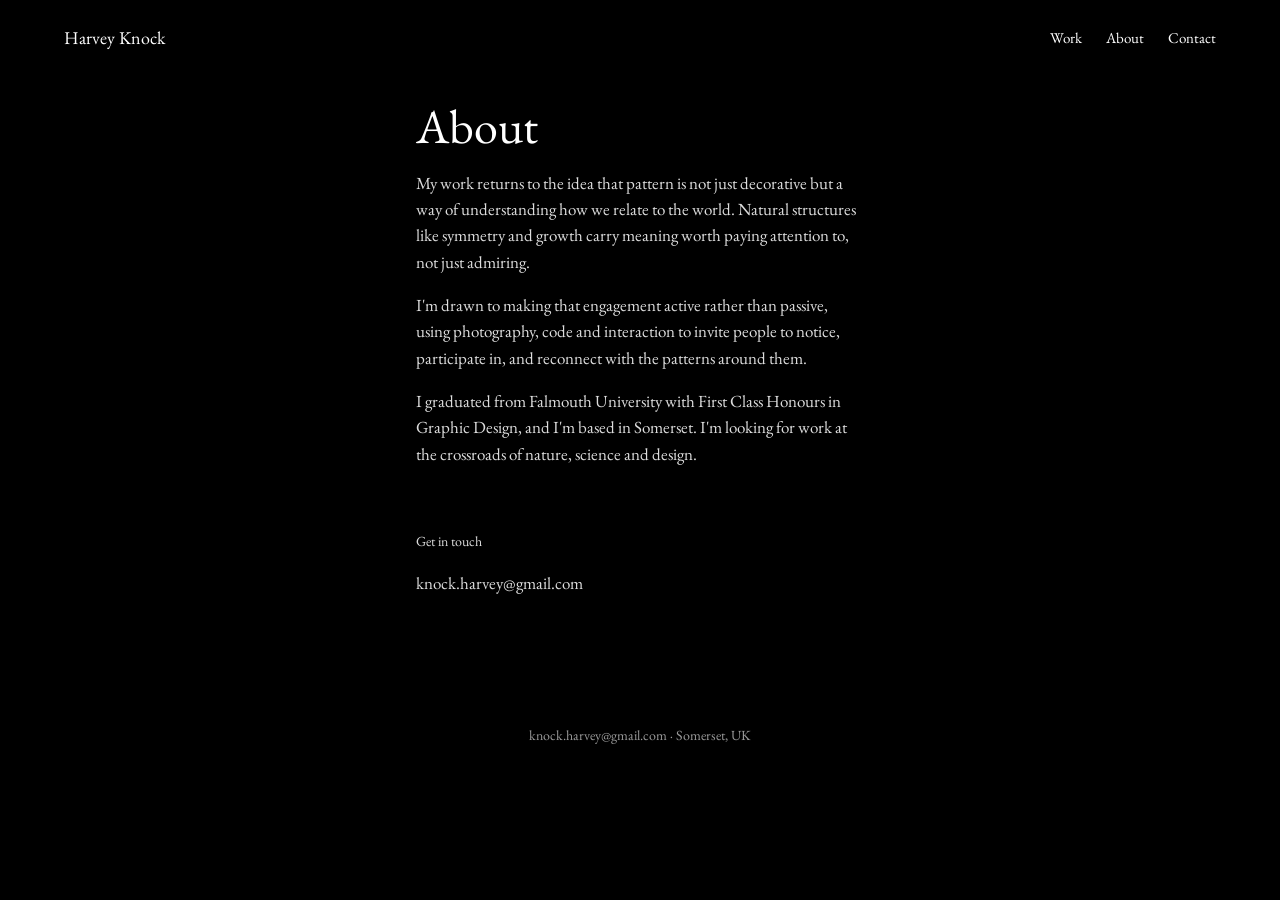
<file: about.html>
<!doctype html>
<html lang="en">
<head>
  <meta charset="utf-8">
  <meta name="viewport" content="width=device-width, initial-scale=1">
  <title>About · Harvey Knock</title>
  <meta name="description" content="Harvey Knock, graphic designer in Somerset working with pattern, photography, code and interaction.">
  <link rel="canonical" href="https://harveyknock.com/about.html">
  <meta property="og:type" content="website">
  <meta property="og:site_name" content="Harvey Knock">
  <meta property="og:title" content="About · Harvey Knock">
  <meta property="og:description" content="Harvey Knock, graphic designer in Somerset working with pattern, photography, code and interaction.">
  <meta property="og:url" content="https://harveyknock.com/about.html">
  <meta property="og:image" content="https://harveyknock.com/images/share/index.jpg">
  <meta property="og:image:width" content="1200">
  <meta property="og:image:height" content="630">
  <meta name="twitter:card" content="summary_large_image">
  <link rel="preconnect" href="https://fonts.googleapis.com">
  <link rel="preconnect" href="https://fonts.gstatic.com" crossorigin>
  <link href="https://fonts.googleapis.com/css2?family=EB+Garamond:ital@0;1&display=swap" rel="stylesheet">
  <link rel="icon" href="images/icons/icon-32.png" type="image/png" sizes="32x32">
  <link rel="icon" href="images/icons/icon-192.png" type="image/png" sizes="192x192">
  <link rel="apple-touch-icon" href="images/icons/apple-touch-icon.png">
  <link rel="stylesheet" href="style.css">
  <link rel="stylesheet" href="step-in.css">
</head>
<body>
  <header class="site-header">
    <a class="name" href="index.html">Harvey Knock</a>
    <nav><a href="index.html#work">Work</a><a href="about.html">About</a><a href="mailto:knock.harvey@gmail.com">Contact</a></nav>
  </header>

  <main class="project about">
    <h1>About</h1>
    <p>My work returns to the idea that pattern is not just decorative but a way of understanding how we relate to the world. Natural structures like symmetry and growth carry meaning worth paying attention to, not just admiring.</p>
    <p>I'm drawn to making that engagement active rather than passive, using photography, code and interaction to invite people to notice, participate in, and reconnect with the patterns around them.</p>
    <p>I graduated from Falmouth University with First Class Honours in Graphic Design, and I'm based in Somerset. I'm looking for work at the crossroads of nature, science and design.</p>
    <p class="section-label" style="margin-top:64px">Get in touch</p>
    <p><a href="mailto:knock.harvey@gmail.com">knock.harvey@gmail.com</a></p>
  </main>

  <footer><a href="mailto:knock.harvey@gmail.com">knock.harvey@gmail.com</a> · Somerset, UK</footer>
</body>
</html>
</file>
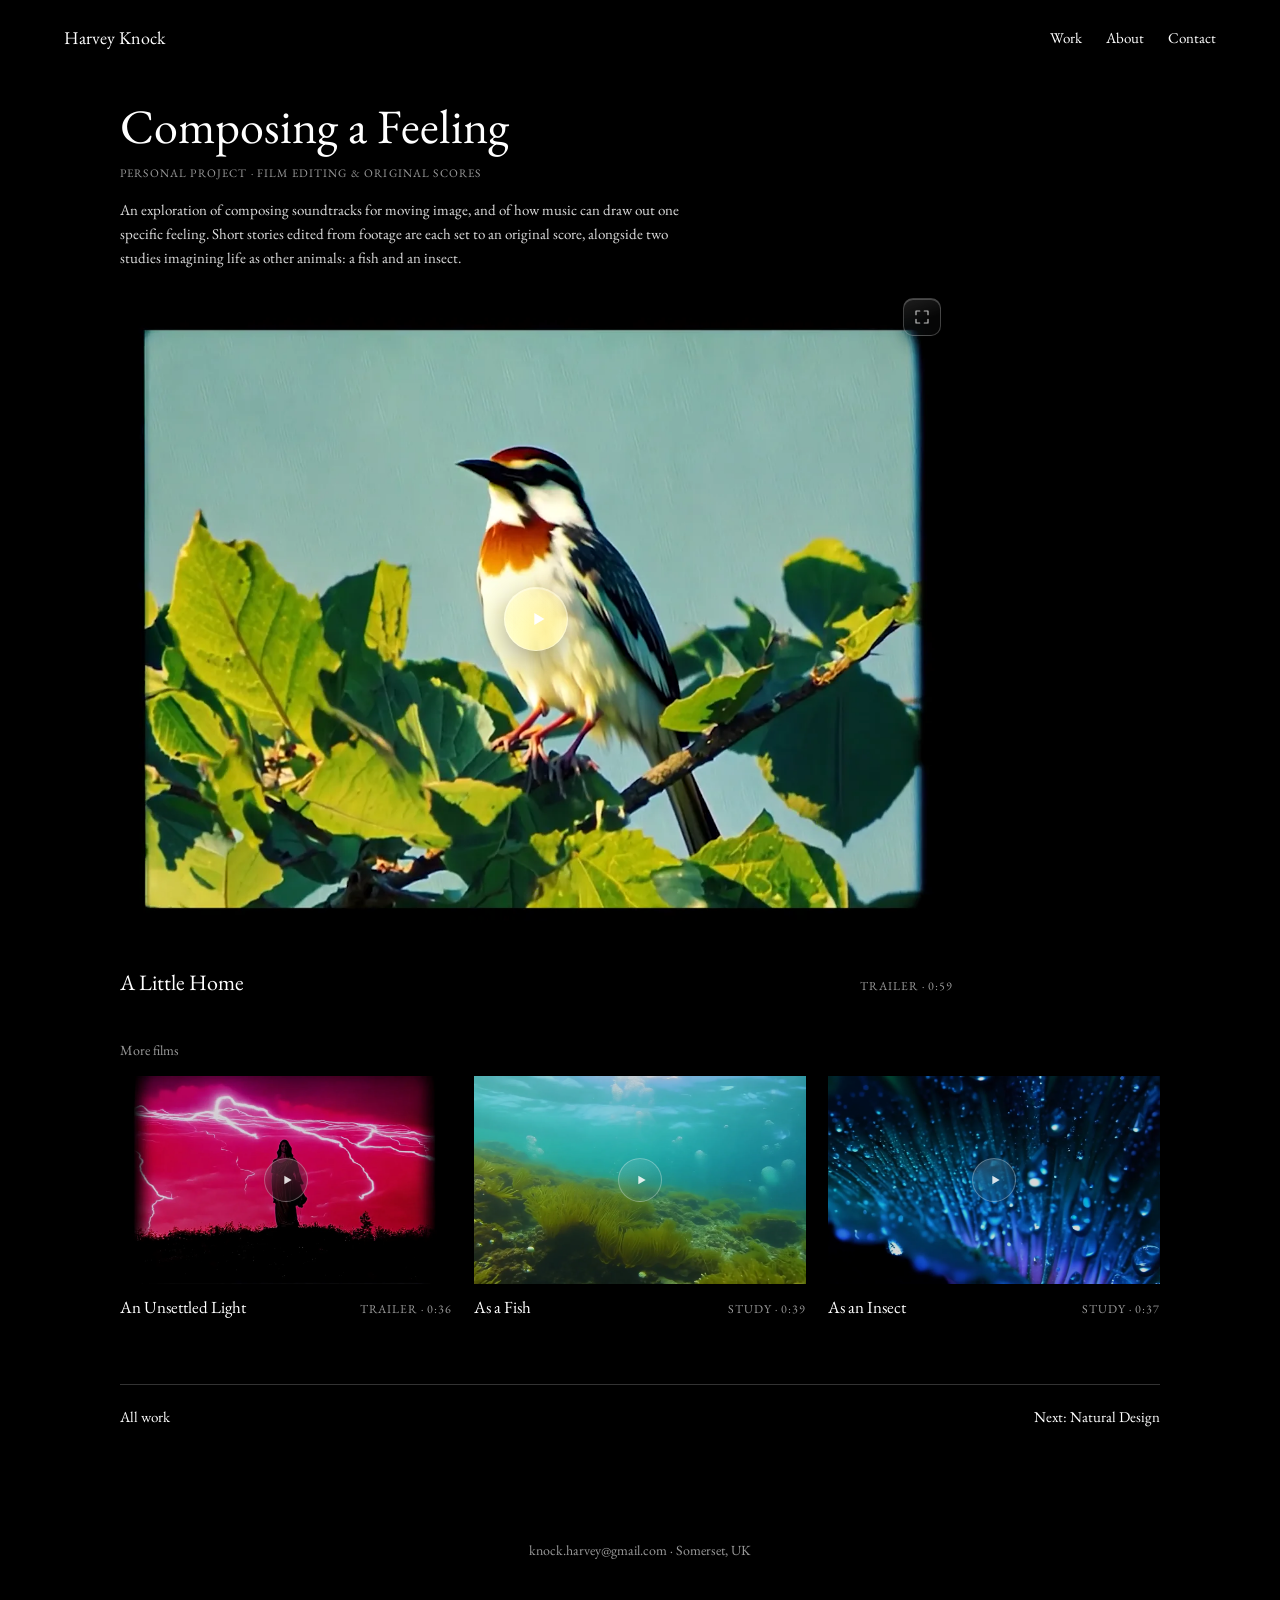
<file: composing-a-feeling.html>
<!doctype html>
<html lang="en">
<head>
  <meta charset="utf-8">
  <meta name="viewport" content="width=device-width, initial-scale=1">
  <title>Composing a Feeling · Harvey Knock</title>
  <meta name="description" content="Short films set to original scores, exploring how music can draw out one specific feeling.">
  <link rel="canonical" href="https://harveyknock.com/composing-a-feeling.html">
  <meta property="og:type" content="website">
  <meta property="og:site_name" content="Harvey Knock">
  <meta property="og:title" content="Composing a Feeling · Harvey Knock">
  <meta property="og:description" content="Short films set to original scores, exploring how music can draw out one specific feeling.">
  <meta property="og:url" content="https://harveyknock.com/composing-a-feeling.html">
  <meta property="og:image" content="https://harveyknock.com/images/share/composing-a-feeling.jpg">
  <meta property="og:image:width" content="1200">
  <meta property="og:image:height" content="630">
  <meta name="twitter:card" content="summary_large_image">
  <link rel="preconnect" href="https://fonts.googleapis.com">
  <link rel="preconnect" href="https://fonts.gstatic.com" crossorigin>
  <link href="https://fonts.googleapis.com/css2?family=EB+Garamond:ital@0;1&display=swap" rel="stylesheet">
  <link rel="icon" href="images/icons/icon-32.png" type="image/png" sizes="32x32">
  <link rel="icon" href="images/icons/icon-192.png" type="image/png" sizes="192x192">
  <link rel="apple-touch-icon" href="images/icons/apple-touch-icon.png">
  <link rel="stylesheet" href="style.css">
  <link rel="stylesheet" href="step-in.css">
</head>
<body>
  <header class="site-header">
    <a class="name" href="index.html">Harvey Knock</a>
    <nav><a href="index.html#work">Work</a><a href="about.html">About</a><a href="mailto:knock.harvey@gmail.com">Contact</a></nav>
  </header>

  <main class="project wide-page films-page">
    <header class="project-intro">
      <h1>Composing a Feeling</h1>
      <p class="project-meta">Personal project · Film editing &amp; original scores</p>
      <p class="caption">An exploration of composing soundtracks for moving image, and of how music can draw out one specific feeling. Short stories edited from footage are each set to an original score, alongside two studies imagining life as other animals: a fish and an insect.</p>
    </header>

    <section class="film-feature">
      <div class="feature-inner">
      <div class="film-frame">
        <video playsinline preload="none"></video>
        <button class="film-play" type="button" aria-label="Play"><svg viewBox="0 0 24 24" aria-hidden="true"><path d="M8 5.5v13l11-6.5z"/></svg></button>
        <button class="film-full" type="button" aria-label="Full screen"><svg viewBox="0 0 24 24" aria-hidden="true"><path class="enter" d="M4 9V4h5M20 9V4h-5M4 15v5h5M20 15v5h-5"/><path class="exit" d="M9 4v5H4M15 4v5h5M9 20v-5H4M15 20v-5h5"/></svg></button>
      </div>
      <div class="feature-caption"><span class="feature-title"></span><span class="feature-sub"></span></div>
      </div>
    </section>

    <p class="section-label">More films</p>
    <div class="film-reel"></div>
    <script type="application/json" id="films-data">[{"src": "videos/a-little-home.mp4", "poster": "videos/a-little-home.webp", "ratio": 1.25, "title": "A Little Home", "sub": "Trailer · 0:59"}, {"src": "videos/storm.mp4", "poster": "videos/storm.webp", "ratio": 1.6667, "title": "An Unsettled Light", "sub": "Trailer · 0:36"}, {"src": "videos/life-as-a-fish.mp4", "poster": "videos/life-as-a-fish.webp", "ratio": 1.6667, "title": "As a Fish", "sub": "Study · 0:39"}, {"src": "videos/life-as-an-insect.mp4", "poster": "videos/life-as-an-insect.webp", "ratio": 1.6667, "title": "As an Insect", "sub": "Study · 0:37"}]</script>

    <nav class="project-nav"><a href="index.html#work">All work</a><a href="natural-design.html">Next: Natural Design</a></nav>
  </main>

  <footer><a href="mailto:knock.harvey@gmail.com">knock.harvey@gmail.com</a> · Somerset, UK</footer>
  <script src="films.js" defer></script>
</body>
</html>
</file>
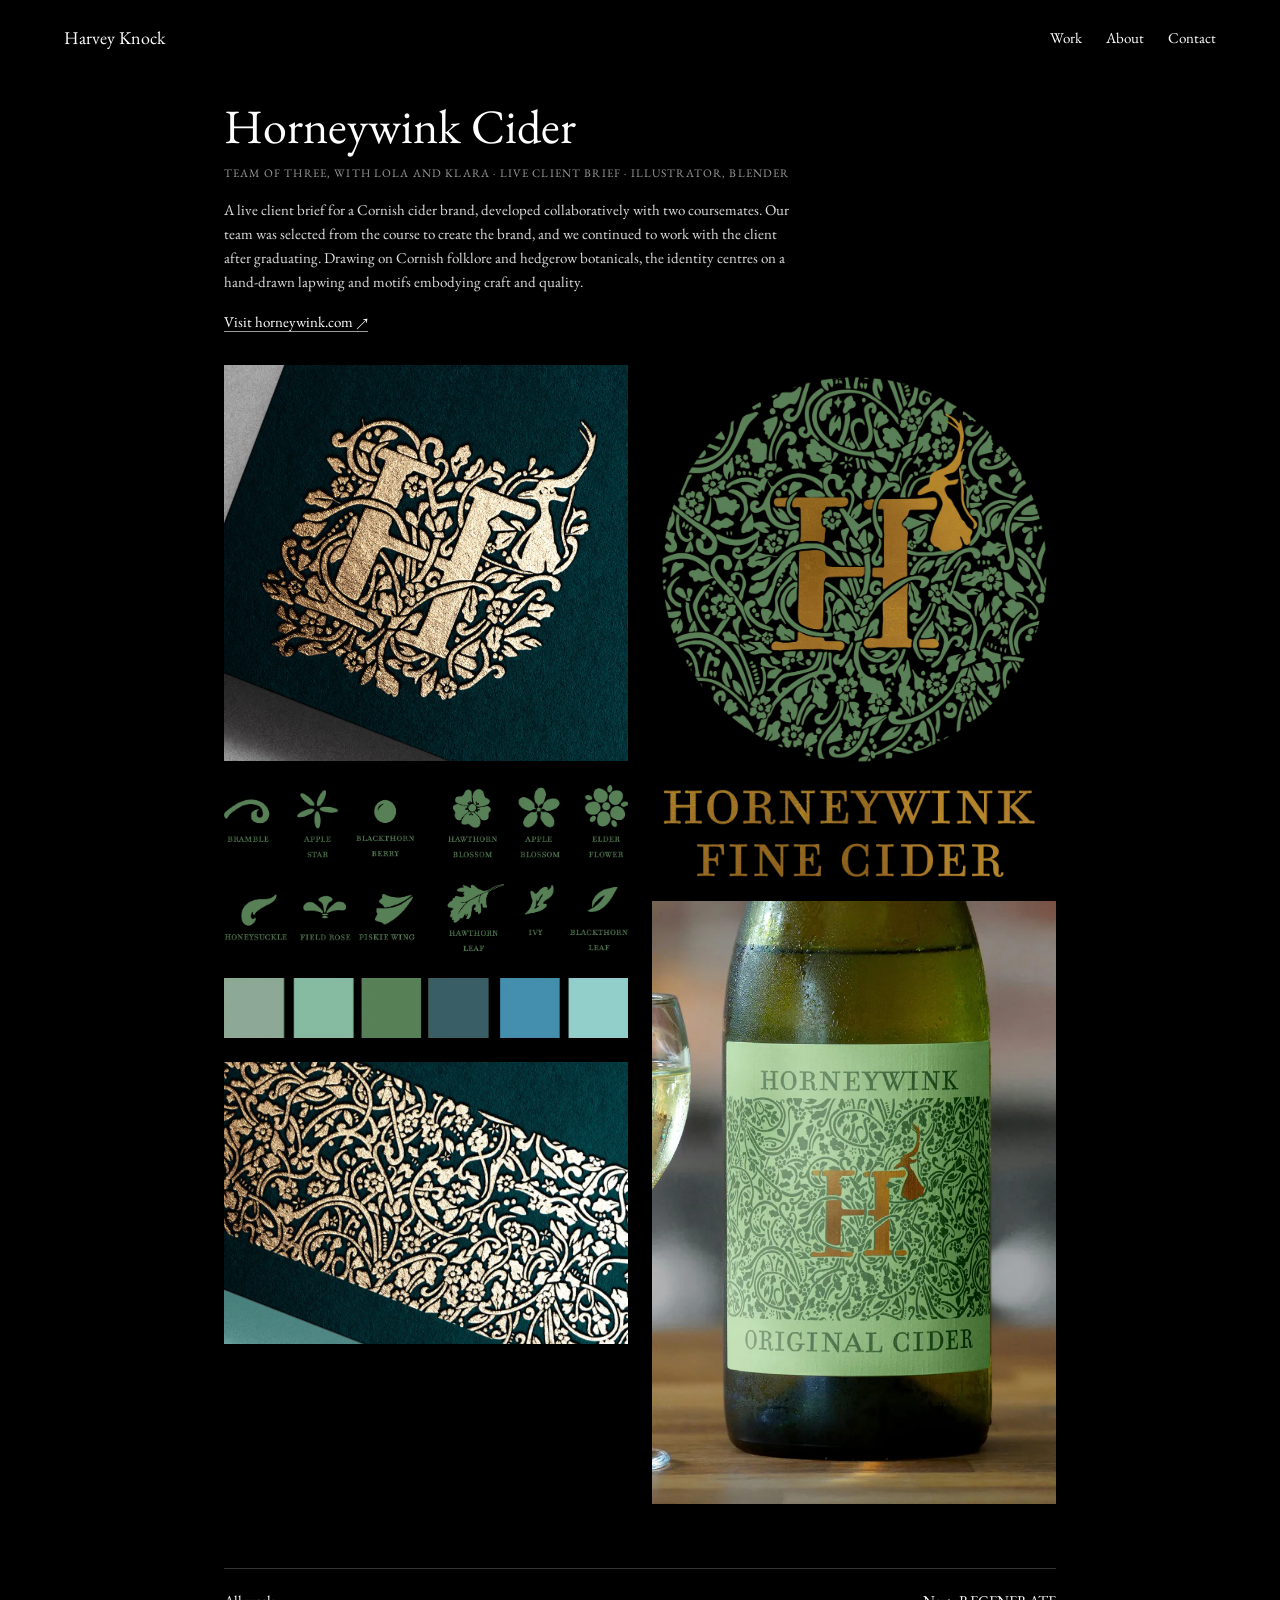
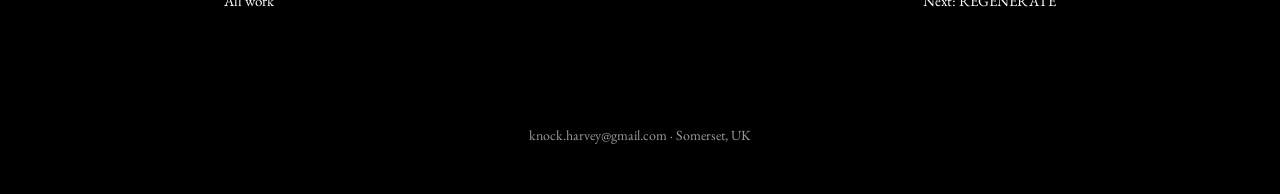
<file: horneywink-cider.html>
<!doctype html>
<html lang="en">
<head>
  <meta charset="utf-8">
  <meta name="viewport" content="width=device-width, initial-scale=1">
  <title>Horneywink Cider · Harvey Knock</title>
  <meta name="description" content="A live client brand for a Cornish cider maker, drawing on Cornish folklore. Made with Lola and Klara.">
  <link rel="canonical" href="https://harveyknock.com/horneywink-cider.html">
  <meta property="og:type" content="website">
  <meta property="og:site_name" content="Harvey Knock">
  <meta property="og:title" content="Horneywink Cider · Harvey Knock">
  <meta property="og:description" content="A live client brand for a Cornish cider maker, drawing on Cornish folklore. Made with Lola and Klara.">
  <meta property="og:url" content="https://harveyknock.com/horneywink-cider.html">
  <meta property="og:image" content="https://harveyknock.com/images/share/horneywink-cider.jpg">
  <meta property="og:image:width" content="1200">
  <meta property="og:image:height" content="630">
  <meta name="twitter:card" content="summary_large_image">
  <link rel="preconnect" href="https://fonts.googleapis.com">
  <link rel="preconnect" href="https://fonts.gstatic.com" crossorigin>
  <link href="https://fonts.googleapis.com/css2?family=EB+Garamond:ital@0;1&display=swap" rel="stylesheet">
  <link rel="icon" href="images/icons/icon-32.png" type="image/png" sizes="32x32">
  <link rel="icon" href="images/icons/icon-192.png" type="image/png" sizes="192x192">
  <link rel="apple-touch-icon" href="images/icons/apple-touch-icon.png">
  <link rel="stylesheet" href="style.css">
  <link rel="stylesheet" href="step-in.css">
</head>
<body>
  <header class="site-header">
    <a class="name" href="index.html">Harvey Knock</a>
    <nav><a href="index.html#work">Work</a><a href="about.html">About</a><a href="mailto:knock.harvey@gmail.com">Contact</a></nav>
  </header>

  <main class="project">
    <header class="project-intro">
      <h1>Horneywink Cider</h1>
      <p class="project-meta">Team of three, with Lola and Klara · Live client brief · Illustrator, Blender</p>
      <p class="caption">A live client brief for a Cornish cider brand, developed collaboratively with two coursemates. Our team was selected from the course to create the brand, and we continued to work with the client after graduating. Drawing on Cornish folklore and hedgerow botanicals, the identity centres on a hand-drawn lapwing and motifs embodying craft and quality.</p>
      <p class="project-link"><a href="https://horneywink.com" target="_blank" rel="noopener">Visit horneywink.com <span aria-hidden="true">↗</span></a></p>
    </header>

    <!-- Two columns: the emblem with the rest of the identity beneath it, and the logo with the bottle beneath it -->
    <div class="gallery gallery-columns">
      <div class="gallery-col">
        <figure><img src="images/p9-01.webp" width="1380" height="1350" alt="Horneywink H and lapwing emblem in gold foil"></figure>
        <figure><img src="images/p9-05-green.webp" width="1061" height="197" alt="Botanical icon set: bramble, apple star, blackthorn berry, hawthorn blossom, apple blossom, elderflower" loading="lazy"></figure>
        <figure><img src="images/p9-06-green.webp" width="1059" height="183" alt="Botanical icon set: honeysuckle, field rose, piskie wing, hawthorn leaf, ivy, blackthorn leaf" loading="lazy"></figure>
        <figure><img src="images/p9-07-clear.webp" width="909" height="137" alt="Colour palette of greens and blues" loading="lazy"></figure>
        <figure class="zoom"><img src="images/p9-02.webp" width="1600" height="1114" alt="Hedgerow botanical motif in gold foil" loading="lazy"></figure>
      </div>
      <div class="gallery-col">
        <figure><img src="images/p9-logo-green.webp" width="1000" height="1267" alt="Horneywink Fine Cider logo: the gold H and lapwing in a circle of green hedgerow pattern"></figure>
        <figure><img src="images/p9-03.webp" width="664" height="991" alt="Horneywink Original Cider bottle" loading="lazy"></figure>
      </div>
    </div>

    <nav class="project-nav"><a href="index.html#work">All work</a><a href="regenerate.html">Next: REGENERATE</a></nav>
  </main>

  <footer><a href="mailto:knock.harvey@gmail.com">knock.harvey@gmail.com</a> · Somerset, UK</footer>
</body>
</html>
</file>
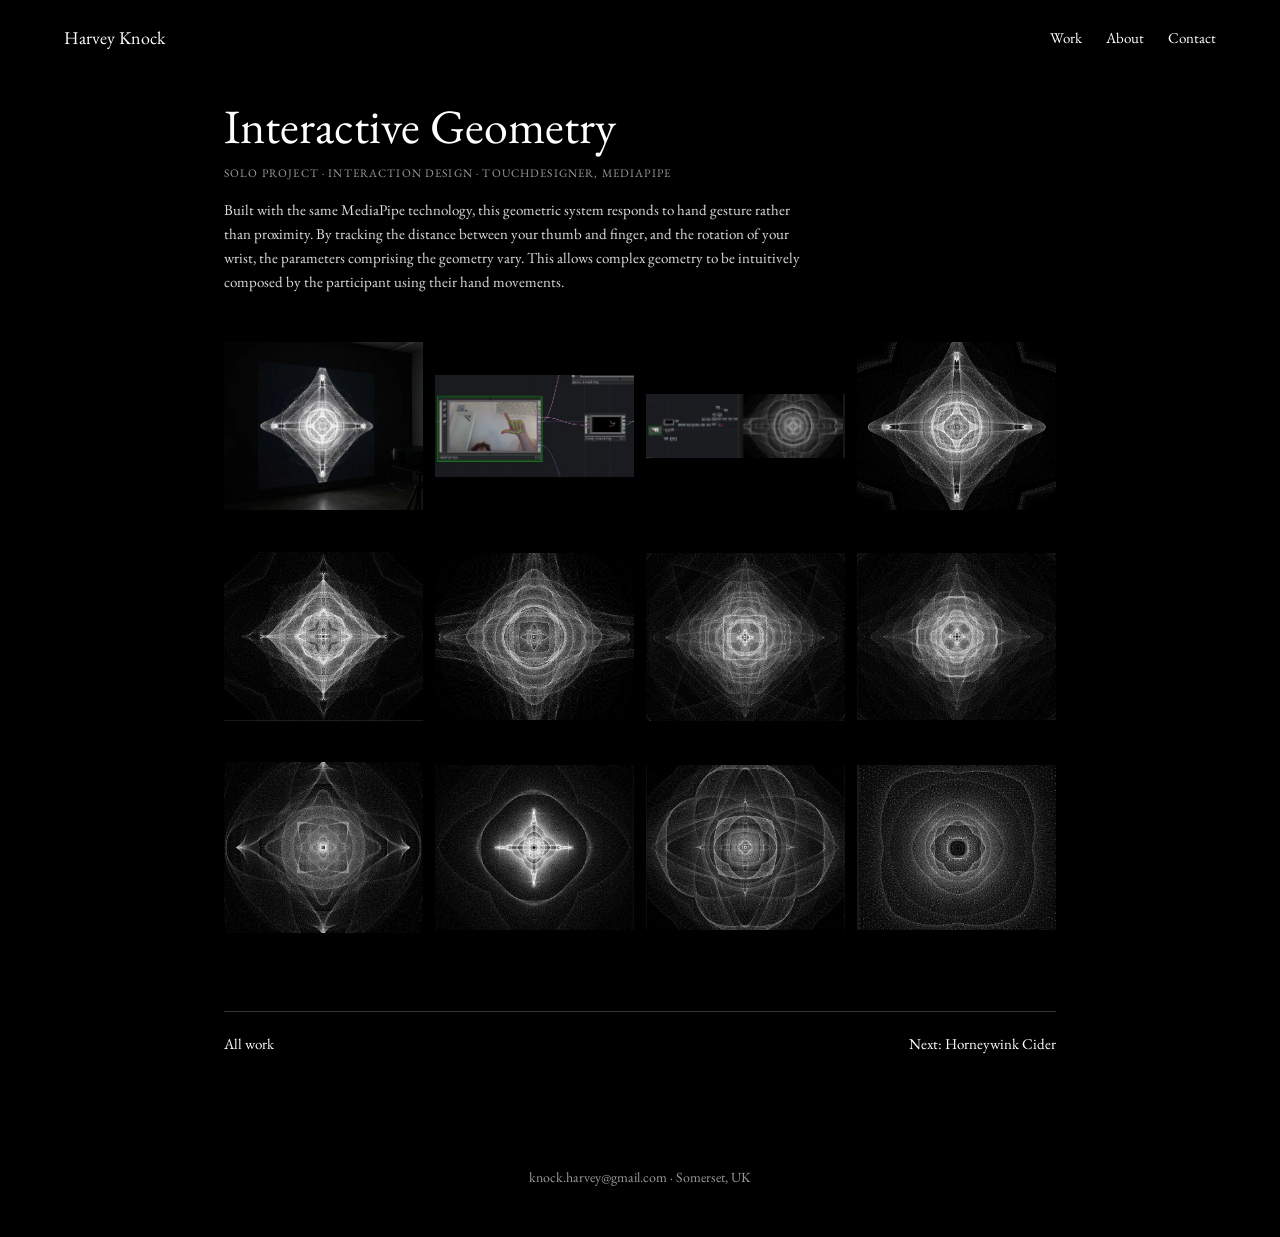
<file: interactive-geometry.html>
<!doctype html>
<html lang="en">
<head>
  <meta charset="utf-8">
  <meta name="viewport" content="width=device-width, initial-scale=1">
  <title>Interactive Geometry · Harvey Knock</title>
  <meta name="description" content="A geometric system that responds to hand gesture, built with TouchDesigner and MediaPipe.">
  <link rel="canonical" href="https://harveyknock.com/interactive-geometry.html">
  <meta property="og:type" content="website">
  <meta property="og:site_name" content="Harvey Knock">
  <meta property="og:title" content="Interactive Geometry · Harvey Knock">
  <meta property="og:description" content="A geometric system that responds to hand gesture, built with TouchDesigner and MediaPipe.">
  <meta property="og:url" content="https://harveyknock.com/interactive-geometry.html">
  <meta property="og:image" content="https://harveyknock.com/images/share/interactive-geometry.jpg">
  <meta property="og:image:width" content="1200">
  <meta property="og:image:height" content="630">
  <meta name="twitter:card" content="summary_large_image">
  <link rel="preconnect" href="https://fonts.googleapis.com">
  <link rel="preconnect" href="https://fonts.gstatic.com" crossorigin>
  <link href="https://fonts.googleapis.com/css2?family=EB+Garamond:ital@0;1&display=swap" rel="stylesheet">
  <link rel="icon" href="images/icons/icon-32.png" type="image/png" sizes="32x32">
  <link rel="icon" href="images/icons/icon-192.png" type="image/png" sizes="192x192">
  <link rel="apple-touch-icon" href="images/icons/apple-touch-icon.png">
  <link rel="stylesheet" href="style.css">
  <link rel="stylesheet" href="step-in.css">
</head>
<body>
  <header class="site-header">
    <a class="name" href="index.html">Harvey Knock</a>
    <nav><a href="index.html#work">Work</a><a href="about.html">About</a><a href="mailto:knock.harvey@gmail.com">Contact</a></nav>
  </header>

  <main class="project">
    <header class="project-intro">
      <h1>Interactive Geometry</h1>
      <p class="project-meta">Solo project · Interaction design · TouchDesigner, MediaPipe</p>
      <p class="caption">Built with the same MediaPipe technology, this geometric system responds to hand gesture rather than proximity. By tracking the distance between your thumb and finger, and the rotation of your wrist, the parameters comprising the geometry vary. This allows complex geometry to be intuitively composed by the participant using their hand movements.</p>
    </header>

    <div class="gallery grid">
      <figure><img src="images/p7-03.webp" width="1024" height="864" alt="Geometry generated by hand gesture"></figure>
      <figure><img src="images/p7-13.webp" width="843" height="434" alt="Geometry generated by hand gesture"></figure>
      <figure><img src="images/p7-05.webp" width="1600" height="513" alt="Geometry generated by hand gesture"></figure>
      <figure><img src="images/p7-07.webp" width="587" height="496" alt="Geometry generated by hand gesture"></figure>
      <figure><img src="images/p7-12.webp" width="587" height="497" alt="Geometry generated by hand gesture" loading="lazy"></figure>
      <figure><img src="images/p7-02.webp" width="587" height="493" alt="Geometry generated by hand gesture" loading="lazy"></figure>
      <figure><img src="images/p7-06.webp" width="587" height="496" alt="Geometry generated by hand gesture" loading="lazy"></figure>
      <figure><img src="images/p7-10.webp" width="587" height="494" alt="Geometry generated by hand gesture" loading="lazy"></figure>
      <figure><img src="images/p7-08.webp" width="587" height="504" alt="Geometry generated by hand gesture" loading="lazy"></figure>
      <figure><img src="images/p7-09.webp" width="587" height="486" alt="Geometry generated by hand gesture" loading="lazy"></figure>
      <figure><img src="images/p7-11.webp" width="587" height="488" alt="Geometry generated by hand gesture" loading="lazy"></figure>
      <figure><img src="images/p7-01.webp" width="587" height="486" alt="Geometry generated by hand gesture" loading="lazy"></figure>
    </div>

    <nav class="project-nav"><a href="index.html#work">All work</a><a href="horneywink-cider.html">Next: Horneywink Cider</a></nav>
  </main>

  <footer><a href="mailto:knock.harvey@gmail.com">knock.harvey@gmail.com</a> · Somerset, UK</footer>
  <script src="lightbox.js" defer></script>
</body>
</html>
</file>
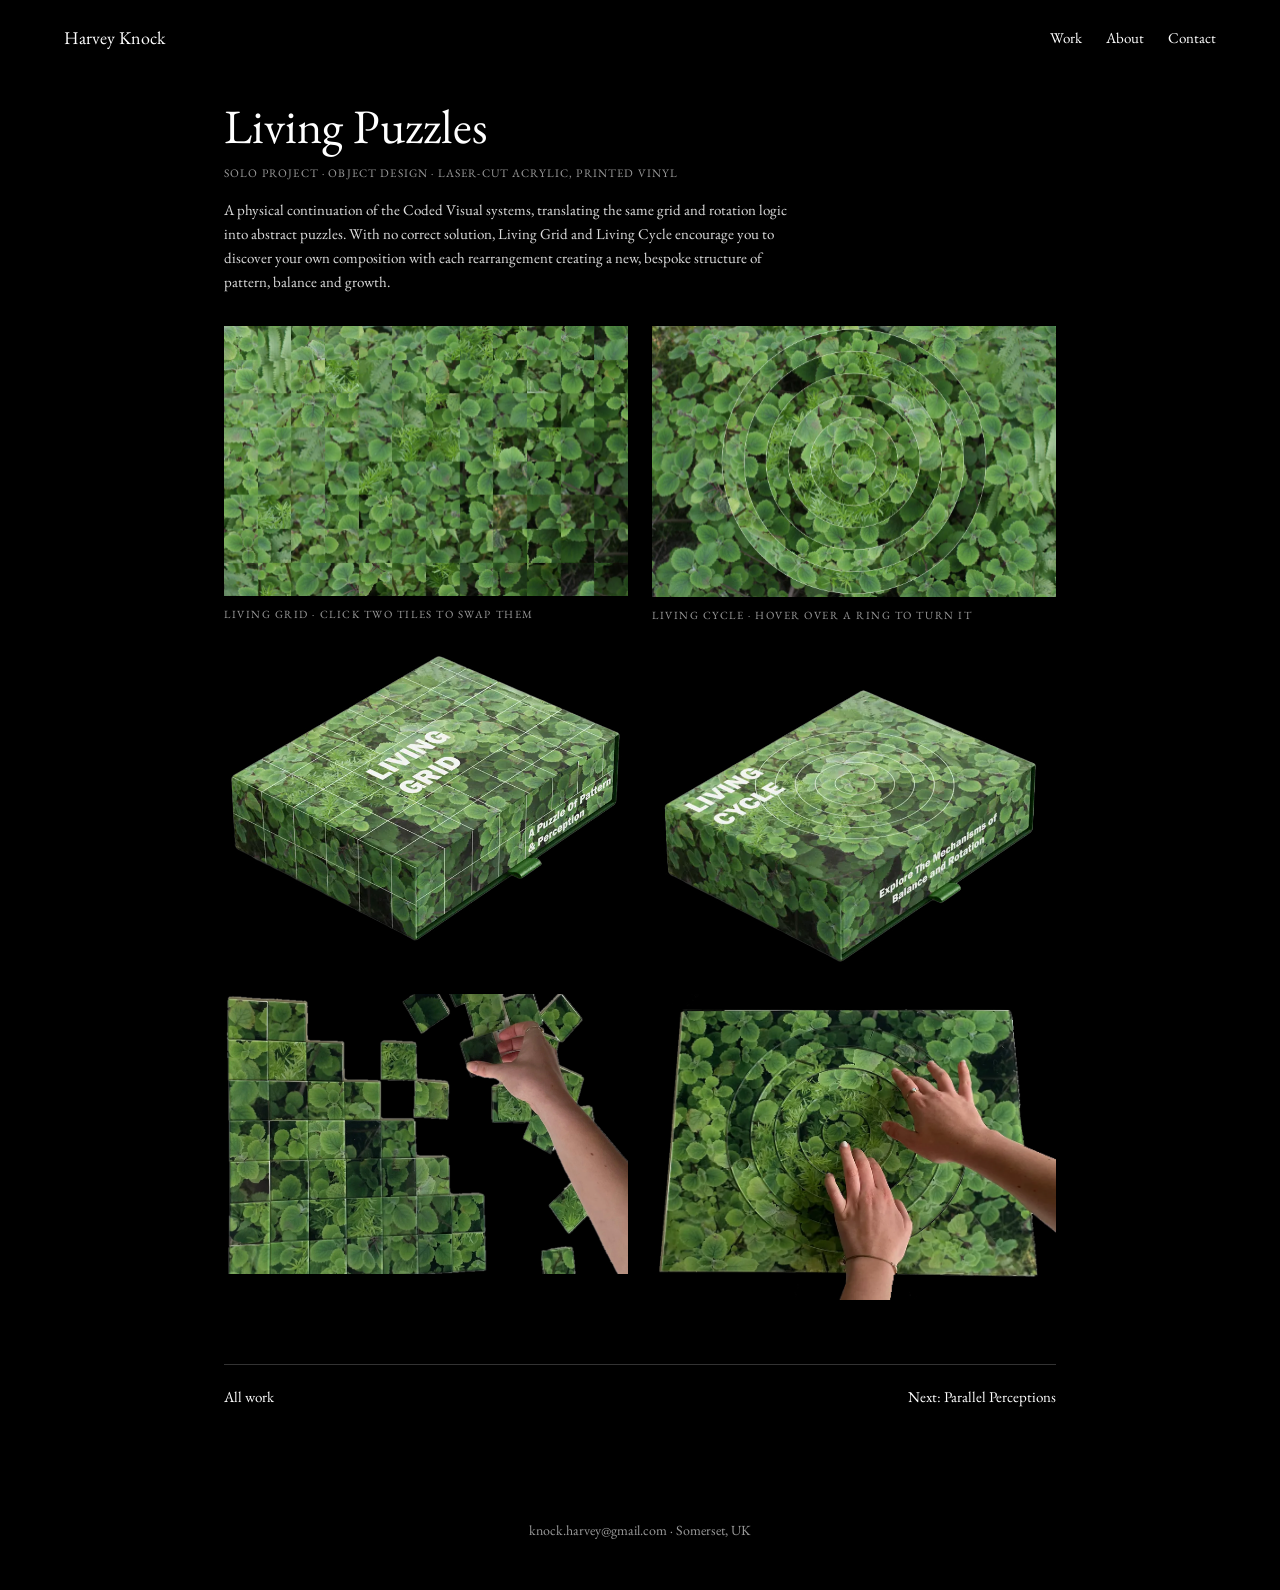
<file: living-puzzles.html>
<!doctype html>
<html lang="en">
<head>
  <meta charset="utf-8">
  <meta name="viewport" content="width=device-width, initial-scale=1">
  <title>Living Puzzles · Harvey Knock</title>
  <meta name="description" content="Abstract laser-cut puzzles with no correct solution, carrying the grid and rotation logic of Coded Visuals into objects.">
  <link rel="canonical" href="https://harveyknock.com/living-puzzles.html">
  <meta property="og:type" content="website">
  <meta property="og:site_name" content="Harvey Knock">
  <meta property="og:title" content="Living Puzzles · Harvey Knock">
  <meta property="og:description" content="Abstract laser-cut puzzles with no correct solution, carrying the grid and rotation logic of Coded Visuals into objects.">
  <meta property="og:url" content="https://harveyknock.com/living-puzzles.html">
  <meta property="og:image" content="https://harveyknock.com/images/share/living-puzzles.jpg">
  <meta property="og:image:width" content="1200">
  <meta property="og:image:height" content="630">
  <meta name="twitter:card" content="summary_large_image">
  <link rel="preconnect" href="https://fonts.googleapis.com">
  <link rel="preconnect" href="https://fonts.gstatic.com" crossorigin>
  <link href="https://fonts.googleapis.com/css2?family=EB+Garamond:ital@0;1&display=swap" rel="stylesheet">
  <link rel="icon" href="images/icons/icon-32.png" type="image/png" sizes="32x32">
  <link rel="icon" href="images/icons/icon-192.png" type="image/png" sizes="192x192">
  <link rel="apple-touch-icon" href="images/icons/apple-touch-icon.png">
  <link rel="stylesheet" href="style.css">
  <link rel="stylesheet" href="step-in.css">
</head>
<body>
  <header class="site-header">
    <a class="name" href="index.html">Harvey Knock</a>
    <nav><a href="index.html#work">Work</a><a href="about.html">About</a><a href="mailto:knock.harvey@gmail.com">Contact</a></nav>
  </header>

  <main class="project">
    <header class="project-intro">
      <h1>Living Puzzles</h1>
      <p class="project-meta">Solo project · Object design · Laser-cut acrylic, printed vinyl</p>
      <p class="caption">A physical continuation of the Coded Visual systems, translating the same grid and rotation logic into abstract puzzles. With no correct solution, Living Grid and Living Cycle encourage you to discover your own composition with each rearrangement creating a new, bespoke structure of pattern, balance and growth.</p>
    </header>

    <div class="gallery">
      <figure data-puzzle="grid"><img src="images/p5-03.webp" width="1200" height="800" alt="Living Grid puzzle, assembled. Playable: click a tile, then another, to swap them">
        <figcaption class="puzzle-hint" data-touch="Living Grid · tap two tiles to swap them">Living Grid · click two tiles to swap them</figcaption></figure>
      <figure data-puzzle="cycle"><img src="images/p5-04.webp" width="1195" height="800" alt="Living Cycle puzzle, assembled. Playable: hover over a ring to turn it">
        <figcaption class="puzzle-hint" data-touch="Living Cycle · drag a ring to turn it">Living Cycle · hover over a ring to turn it</figcaption></figure>
      <figure><img src="images/p5-01.webp" width="763" height="608" alt="Living Grid packaging" loading="lazy"></figure>
      <figure><img src="images/p5-02.webp" width="763" height="607" alt="Living Cycle packaging" loading="lazy"></figure>
      <figure><img src="images/living-grid-hands.webp" width="1592" height="1106" alt="Living Grid tiles being arranged by hand" loading="lazy"></figure>
      <figure><img src="images/p5-05.webp" width="899" height="681" alt="Living Cycle rings being turned by hand" loading="lazy"></figure>
    </div>

    <nav class="project-nav"><a href="index.html#work">All work</a><a href="parallel-perceptions.html">Next: Parallel Perceptions</a></nav>
  </main>

  <footer><a href="mailto:knock.harvey@gmail.com">knock.harvey@gmail.com</a> · Somerset, UK</footer>
  <script src="living.js" defer></script>
</body>
</html>
</file>
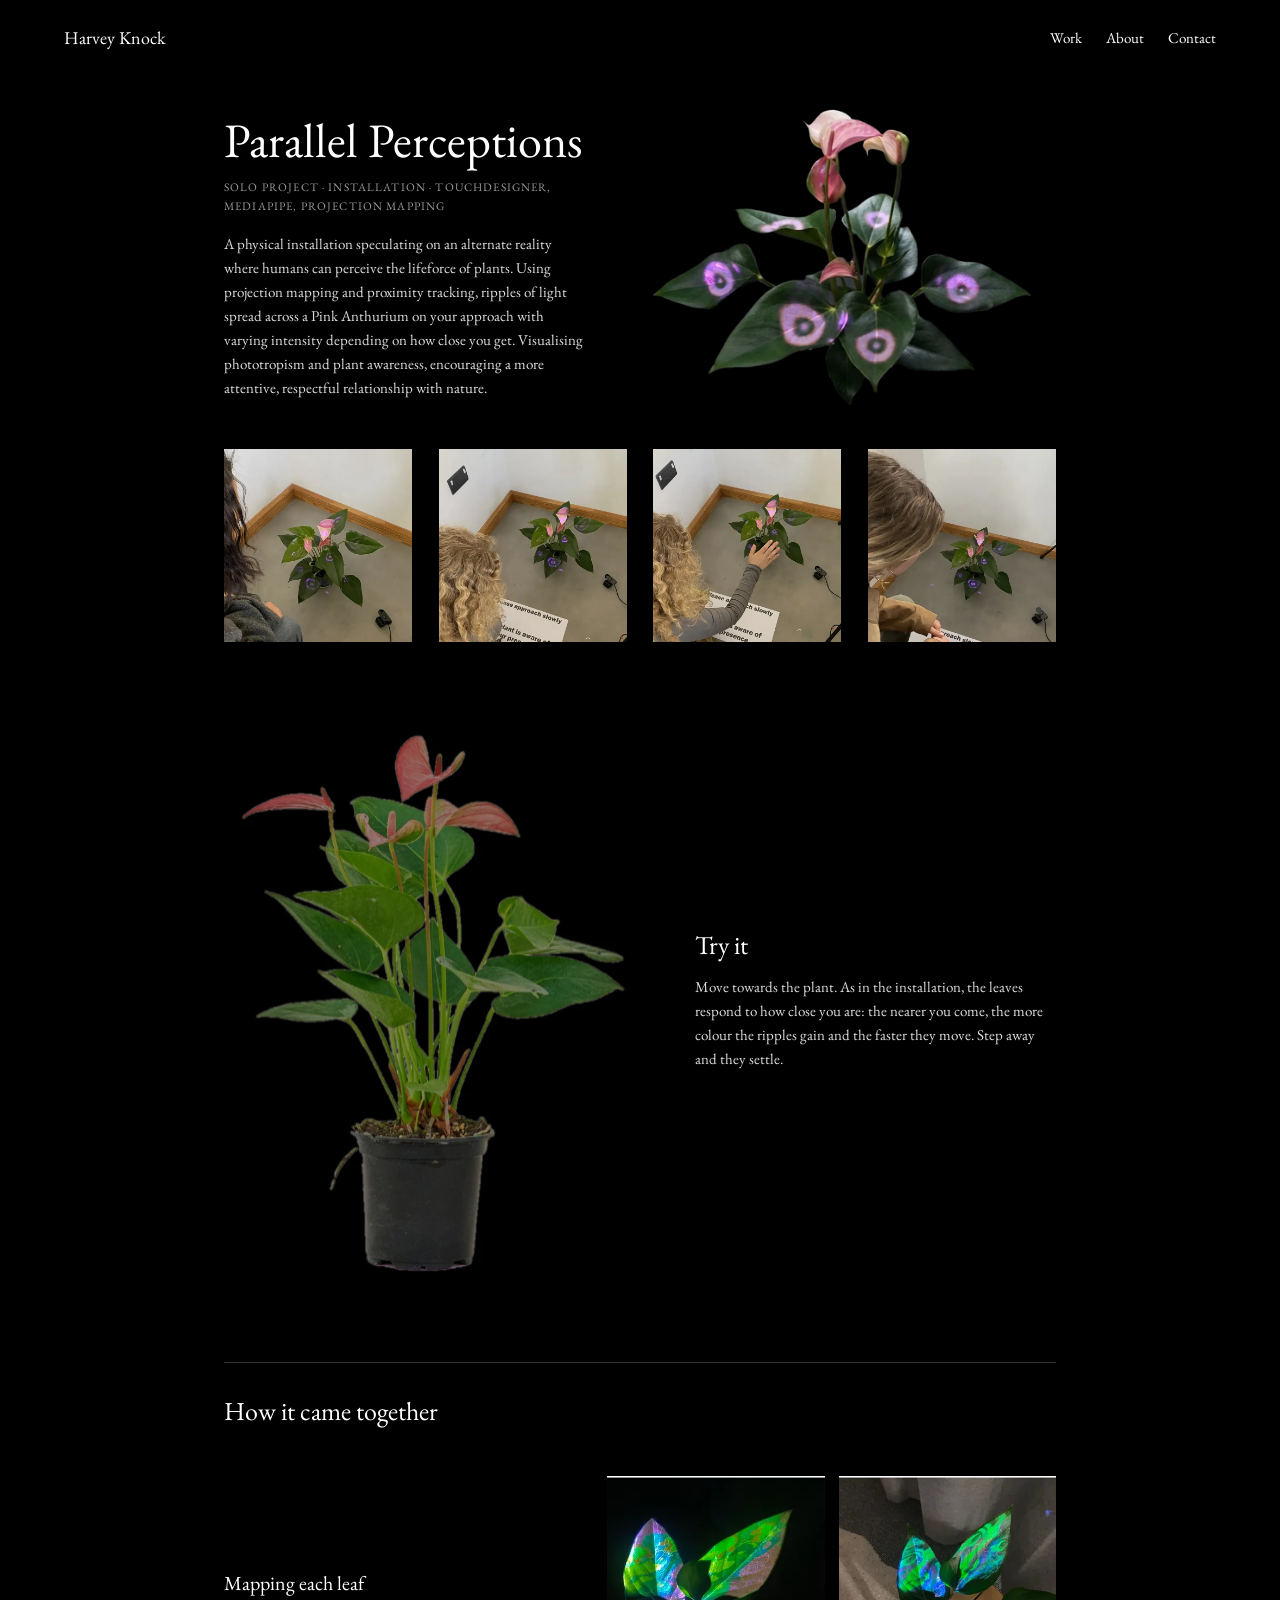
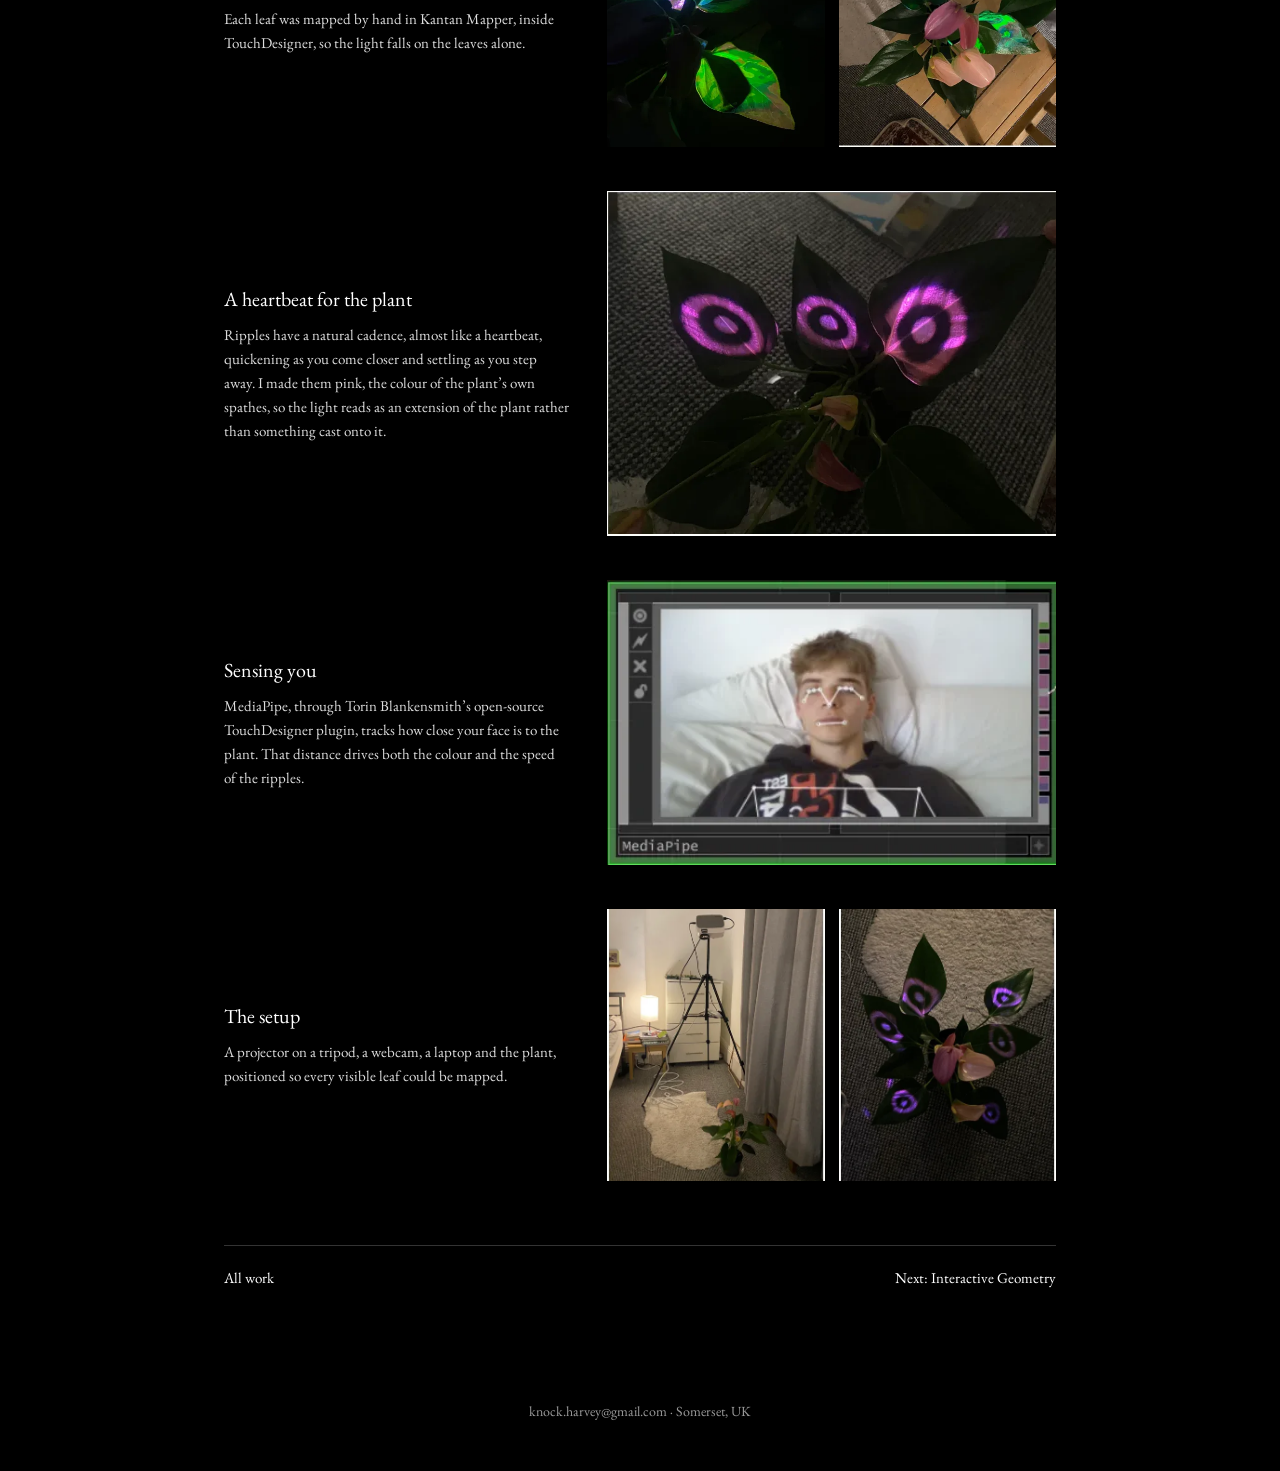
<file: parallel-perceptions.html>
<!doctype html>
<html lang="en">
<head>
  <meta charset="utf-8">
  <meta name="viewport" content="width=device-width, initial-scale=1">
  <title>Parallel Perceptions · Harvey Knock</title>
  <meta name="description" content="An installation where ripples of light spread across a Pink Anthurium as you approach, using projection mapping and proximity tracking.">
  <link rel="canonical" href="https://harveyknock.com/parallel-perceptions.html">
  <meta property="og:type" content="website">
  <meta property="og:site_name" content="Harvey Knock">
  <meta property="og:title" content="Parallel Perceptions · Harvey Knock">
  <meta property="og:description" content="An installation where ripples of light spread across a Pink Anthurium as you approach, using projection mapping and proximity tracking.">
  <meta property="og:url" content="https://harveyknock.com/parallel-perceptions.html">
  <meta property="og:image" content="https://harveyknock.com/images/share/parallel-perceptions.jpg">
  <meta property="og:image:width" content="1200">
  <meta property="og:image:height" content="630">
  <meta name="twitter:card" content="summary_large_image">
  <link rel="preconnect" href="https://fonts.googleapis.com">
  <link rel="preconnect" href="https://fonts.gstatic.com" crossorigin>
  <link href="https://fonts.googleapis.com/css2?family=EB+Garamond:ital@0;1&display=swap" rel="stylesheet">
  <link rel="icon" href="images/icons/icon-32.png" type="image/png" sizes="32x32">
  <link rel="icon" href="images/icons/icon-192.png" type="image/png" sizes="192x192">
  <link rel="apple-touch-icon" href="images/icons/apple-touch-icon.png">
  <link rel="stylesheet" href="style.css">
  <link rel="stylesheet" href="step-in.css">
</head>
<body>
  <header class="site-header">
    <a class="name" href="index.html">Harvey Knock</a>
    <nav><a href="index.html#work">Work</a><a href="about.html">About</a><a href="mailto:knock.harvey@gmail.com">Contact</a></nav>
  </header>

  <main class="project">
    <div class="pp-layout">
      <header class="project-intro pp-intro">
        <h1>Parallel Perceptions</h1>
      <p class="project-meta">Solo project · Installation · TouchDesigner, MediaPipe, projection mapping</p>
        <p class="caption">A physical installation speculating on an alternate reality where humans can perceive the lifeforce of plants. Using projection mapping and proximity tracking, ripples of light spread across a Pink Anthurium on your approach with varying intensity depending on how close you get. Visualising phototropism and plant awareness, encouraging a more attentive, respectful relationship with nature.</p>
      </header>
      <figure class="pp-plant"><img src="images/p6-05.webp" width="960" height="765" alt="Pink Anthurium with projected light ripples"></figure>
      <div class="pp-row">
        <figure><img src="images/p6-01.webp" width="692" height="711" alt="Visitor approaching the installation" loading="lazy"></figure>
        <figure><img src="images/p6-02.webp" width="692" height="711" alt="Visitor close to the plant" loading="lazy"></figure>
        <figure><img src="images/p6-03.webp" width="692" height="711" alt="Visitor reaching towards the plant" loading="lazy"></figure>
        <figure><img src="images/p6-04.webp" width="692" height="711" alt="Visitor examining the plant" loading="lazy"></figure>
      </div>
    </div>

    <section class="pp-try">
      <div id="pp-demo" class="pp-demo" data-plant="images/pp-process/demo-plant.webp" data-leaves="images/pp-process/demo-leaves.png" role="img" aria-label="Interactive Anthurium: pink ripples spread across its leaves as the pointer approaches"></div>
      <div class="pp-try-text">
        <h2>Try it</h2>
        <p>Move towards the plant. As in the installation, the leaves respond to how close you are: the nearer you come, the more colour the ripples gain and the faster they move. Step away and they settle.</p>
      </div>
    </section>

    <section class="pp-story">
      <h2>How it came together</h2>

      <div class="story-step">
        <div class="story-text"><h3>Mapping each leaf</h3><p>Each leaf was mapped by hand in Kantan Mapper, inside TouchDesigner, so the light falls on the leaves alone.</p></div>
        <div class="story-images two"><figure><img src="images/pp-process/mapped.webp" width="467" height="537" alt="Test visuals mapped onto individual leaves" loading="lazy"></figure><figure><img src="images/pp-process/mapped-stand.webp" width="468" height="540" alt="The mapped plant on its stand" loading="lazy"></figure></div>
      </div>

      <div class="story-step">
        <div class="story-text"><h3>A heartbeat for the plant</h3><p>Ripples have a natural cadence, almost like a heartbeat, quickening as you come closer and settling as you step away. I made them pink, the colour of the plant’s own spathes, so the light reads as an extension of the plant rather than something cast onto it.</p></div>
        <div class="story-images"><figure><img src="images/pp-process/ripple-pink.webp" width="722" height="555" alt="Pink ripples pulsing across the Anthurium’s leaves" loading="lazy"></figure></div>
      </div>

      <div class="story-step">
        <div class="story-text"><h3>Sensing you</h3><p>MediaPipe, through Torin Blankensmith’s open-source TouchDesigner plugin, tracks how close your face is to the plant. That distance drives both the colour and the speed of the ripples.</p></div>
        <div class="story-images"><figure><img src="images/pp-process/tracking.webp" width="488" height="310" alt="MediaPipe tracking a face in TouchDesigner" loading="lazy"></figure></div>
      </div>

      <div class="story-step">
        <div class="story-text"><h3>The setup</h3><p>A projector on a tripod, a webcam, a laptop and the plant, positioned so every visible leaf could be mapped.</p></div>
        <div class="story-images two"><figure><img src="images/pp-process/setup.webp" width="467" height="622" alt="The projector on its tripod facing the plant" loading="lazy"></figure><figure><img src="images/pp-process/result.webp" width="467" height="632" alt="The finished effect: pink ripples on each leaf" loading="lazy"></figure></div>
      </div>
    </section>

    <nav class="project-nav"><a href="index.html#work">All work</a><a href="interactive-geometry.html">Next: Interactive Geometry</a></nav>
  </main>

  <footer><a href="mailto:knock.harvey@gmail.com">knock.harvey@gmail.com</a> · Somerset, UK</footer>
  <script src="pp-demo.js" defer></script>
</body>
</html>
</file>
<file: style.css>
:root {
  --bg: #000;
  --fg: #fff;
  --muted: #9a9a9a;
  --rule: #333;
  --serif: "EB Garamond", Garamond, "Times New Roman", serif;
  --gutter: clamp(16px, 5vw, 64px);
}

* { box-sizing: border-box; }
html { background: var(--bg); }
body {
  margin: 0;
  background: var(--bg);
  color: var(--fg);
  font-family: var(--serif);
  font-size: 17px;
  line-height: 1.55;
  -webkit-font-smoothing: antialiased;
}
a { color: inherit; text-decoration: none; }
a:hover, a:focus-visible { text-decoration: underline; text-underline-offset: 4px; }
img { display: block; max-width: 100%; height: auto; }

.site-header {
  display: flex; justify-content: space-between; align-items: center;
  padding: 24px var(--gutter); font-size: 15px;
}
.site-header nav { display: flex; gap: 24px; }
.site-header .name { font-size: 18px; }

/* Landing */
.hero {
  position: relative; min-height: 78vh; display: grid; place-items: center;
  text-align: center; padding: 0 var(--gutter); overflow: hidden;
}
.hero-sketch {
  position: absolute; inset: 0; width: 100%; height: 100%;
  opacity: .55; pointer-events: none;
}
/* Soft dark pool behind the text so it reads over bright photos */
.hero::after {
  content: ""; position: absolute; inset: 0; pointer-events: none;
  background: radial-gradient(ellipse 60% 45% at 50% 50%, rgba(0,0,0,.7), transparent 75%);
}
.hero-text { position: relative; z-index: 1; max-width: 34rem; text-shadow: 0 1px 12px rgba(0,0,0,.6); }
.hero h1 { font-weight: 400; font-size: clamp(40px, 7vw, 64px); margin: 0 0 16px; }
.hero h1::after {
  content: ""; display: block; width: 7rem; height: 1px;
  background: var(--fg); margin: 20px auto 0; opacity: .7;
}
.hero p { margin: 0; color: #ddd; }
.hero .credential { margin-top: 14px; font-size: 15px; color: #d0d0d0; }

/* Glass slider for ripple intensity */
.ripple-control {
  position: absolute; z-index: 2; bottom: 28px; left: 50%; transform: translateX(-50%);
  display: flex; align-items: center; gap: 14px;
  /* no glass backing: the label and line sit straight on the photo, a soft shadow keeping them legible */
  text-shadow: 0 1px 6px rgba(0,0,0,.6); filter: drop-shadow(0 1px 3px rgba(0,0,0,.45));
  font-size: 13px; letter-spacing: .08em; text-transform: uppercase; color: rgba(255,255,255,.88);
  opacity: 0; animation: fade-in 1.2s ease 1.5s forwards;
}
.ripple-control input {
  -webkit-appearance: none; appearance: none; width: 140px; height: 18px;
  background: transparent; cursor: pointer; margin: 0;
}
.ripple-control input::-webkit-slider-runnable-track { height: 1px; background: rgba(255,255,255,.45); }
.ripple-control input::-moz-range-track { height: 1px; background: rgba(255,255,255,.45); }
/* The real thumb stays (invisible) for dragging and keys; the visible dot is drawn
   separately and moved with a sub-pixel transform, so it glides rather than steps */
.ripple-track { position: relative; display: inline-flex; align-items: center; }
.ripple-control input::-webkit-slider-thumb {
  -webkit-appearance: none; width: 14px; height: 14px; margin-top: -7px; border-radius: 50%;
  background: transparent;
}
.ripple-control input::-moz-range-thumb { width: 14px; height: 14px; border: 0; background: transparent; }
.ripple-thumb {
  position: absolute; left: 0; top: 50%; width: 14px; height: 14px; margin-top: -7px;
  border-radius: 50%; pointer-events: none; will-change: transform;
  background: rgba(255,255,255,.9); box-shadow: 0 0 0 4px rgba(255,255,255,.12);
  transform: translate3d(var(--thumb-x, 0px), 0, 0);
  transition: box-shadow .3s;
}
.ripple-track:hover .ripple-thumb,
.ripple-track:focus-within .ripple-thumb { box-shadow: 0 0 0 7px rgba(255,255,255,.16); }
.ripple-control input:focus-visible { outline: none; }
@keyframes fade-in { to { opacity: 1; } }

/* Project index: image-led, two quiet columns */
.work-list {
  list-style: none; margin: 0 auto; padding: 96px var(--gutter) 120px; max-width: 1200px;
  display: grid; grid-template-columns: repeat(2, 1fr); column-gap: clamp(24px, 4vw, 64px); row-gap: clamp(56px, 7vw, 96px);
}
.work-list a { display: grid; grid-template-columns: auto 1fr auto; align-items: baseline; column-gap: 14px; }
.work-list a:hover, .work-list a:focus-visible { text-decoration: none; }
.work-list figure {
  grid-column: 1 / -1; margin: 0 0 18px; aspect-ratio: 4 / 3; overflow: hidden; background: #0b0b0b;
}
.work-list img {
  width: 100%; height: 100%; object-fit: cover;
  transition: transform 1.2s cubic-bezier(.2,.7,.2,1), opacity .6s ease;
}
/* Odd one out (Horneywink, the client work) closes the list at full width */
.work-list li:last-child:nth-child(odd) { grid-column: 1 / -1; }
.work-list li:last-child:nth-child(odd) figure { aspect-ratio: 21 / 9; }
.work-list .num { font-size: 13px; color: var(--muted); letter-spacing: .06em; }
.work-list .title { font-size: clamp(22px, 2.4vw, 28px); }
.work-list small { font-size: 13px; color: var(--muted); letter-spacing: .04em; }
.work-list a:hover img, .work-list a:focus-visible img { transform: scale(1.03); }
/* Quietly recede the other projects while one is hovered */
@media (hover: hover) {
  .work-list:hover img { opacity: .55; }
  .work-list a:hover img { opacity: 1; }
}

/* Project page */
.project { padding: 16px var(--gutter) 80px; max-width: 1320px; margin: 0 auto; }
.project h1 { font-weight: 400; font-size: clamp(34px, 4.6vw, 48px); line-height: 1.1; margin: 8px 0 14px; }
.project .caption { max-width: 36rem; font-size: 15px; line-height: 1.6; color: #ddd; margin: 0 0 32px; }
/* A link out to the live project, under its caption */
.project-link { margin: -16px 0 32px; font-size: 15px; }
.project-link a { text-decoration: underline; text-decoration-color: var(--muted); text-underline-offset: 4px; }
.project-link a:hover, .project-link a:focus-visible { text-decoration-color: var(--fg); }
/* One-line project details under the title: role, discipline, tools */
.project-meta { max-width: 36rem; font-size: 11.5px; letter-spacing: .1em; text-transform: uppercase; line-height: 1.7; color: var(--muted); margin: -4px 0 16px; }
.gallery { display: grid; grid-template-columns: repeat(2, 1fr); gap: clamp(14px, 2vw, 24px); }
.gallery figure { margin: 0; }
.gallery .wide { grid-column: 1 / -1; }
/* Gallery set as two independent columns, each stacking its own images */
.gallery-columns { align-items: start; }
.gallery-col { display: flex; flex-direction: column; gap: clamp(14px, 2vw, 24px); }
/* Crops in on an image (1.5×), keeping its frame the same size */
.gallery .zoom { overflow: hidden; }
.gallery .zoom img { transform: scale(1.5); }
.section-label { margin: 48px 0 16px; font-size: 14px; color: var(--muted); }
.project-nav {
  display: flex; justify-content: space-between; margin-top: 64px;
  padding-top: 20px; border-top: 1px solid var(--rule); font-size: 15px;
}

/* Project pages keep their stacked, half-screen proportions on wide screens too */
.project:has(.project-intro) { max-width: 960px; }

/* Denser projects: small grid that opens in a lightbox */
.gallery.grid { grid-template-columns: repeat(auto-fill, minmax(160px, 1fr)); gap: 12px; }
.gallery.grid img { cursor: zoom-in; aspect-ratio: 1; object-fit: contain; width: 100%; }

/* Layouts set with the arrange tool: a fixed number of columns (style="--cols: 3"),
   images spanning two columns (.span-2) or the full width (.wide) */
.gallery[style*="--cols"] { grid-template-columns: repeat(var(--cols), minmax(0, 1fr)); }
.gallery .span-2 { grid-column: span 2; }
.gallery.grid .span-2 img, .gallery.grid .wide img { aspect-ratio: auto; }
.lightbox {
  position: fixed; inset: 0; background: rgba(0,0,0,.94); display: none;
  place-items: center; padding: 24px; z-index: 10;
}
.lightbox.open { display: grid; }
.lightbox img { max-height: 90vh; max-width: 100%; object-fit: contain; }
.lb-close {
  position: absolute; top: 12px; right: 16px; background: none; border: 0;
  color: var(--fg); font-size: 36px; cursor: pointer; font-family: inherit;
}

/* Coded Visuals: the live sketch full-frame on top, as in the original file, stills in a row below */
.cv-layout {
  display: grid; grid-template-columns: repeat(3, 1fr); gap: 12px;
  max-width: min(100%, 95vh);
}
.cv-sketch { grid-column: 1 / -1; aspect-ratio: 2000 / 1339; background: #0b0b0b; overflow: hidden; }
.cv-layout figure { aspect-ratio: 3 / 2; }
.cv-sketch canvas { width: 100% !important; height: 100% !important; display: block; }
/* Coded Visuals: the time control, sitting straight on the foot of the live sketch (no
   backing; a soft shadow under the type and line keeps them legible over the photo) */
.cv-sketch { position: relative; }
.time-control {
  position: absolute; z-index: 2; left: 50%; bottom: 16px; transform: translateX(-50%);
  display: flex; align-items: center; gap: 14px; white-space: nowrap;
  font-size: 11px; letter-spacing: .16em; text-transform: uppercase; color: rgba(255,255,255,.88);
  text-shadow: 0 1px 6px rgba(0,0,0,.6); filter: drop-shadow(0 1px 3px rgba(0,0,0,.45));
}
.time-control button { background: none; border: 0; padding: 4px; color: inherit; cursor: pointer; display: grid; place-items: center; border-radius: 50%; transition: background .3s; }
.time-control button:hover, .time-control button:focus-visible { background: rgba(255,255,255,.12); outline: none; }
.time-control button svg { width: 16px; height: 16px; fill: none; stroke: currentColor; stroke-width: 1.4; stroke-linecap: round; stroke-linejoin: round; }
.time-control input[type=range] {
  -webkit-appearance: none; appearance: none; width: 160px; height: 16px; margin: 0; background: transparent; cursor: pointer;
  /* the centre mark: time standing still */
  background-image: linear-gradient(rgba(255,255,255,.55), rgba(255,255,255,.55));
  background-size: 1px 9px; background-position: center; background-repeat: no-repeat;
}
.time-control input[type=range]::-webkit-slider-runnable-track { height: 1px; background: rgba(255,255,255,.4); }
.time-control input[type=range]::-moz-range-track { height: 1px; background: rgba(255,255,255,.4); }
.time-control input[type=range]::-webkit-slider-thumb { -webkit-appearance: none; width: 12px; height: 12px; margin-top: -5.5px; border-radius: 50%; background: #fff; box-shadow: 0 0 0 0 rgba(255,255,255,.16); transition: box-shadow .3s; }
.time-control input[type=range]::-moz-range-thumb { width: 12px; height: 12px; border: 0; border-radius: 50%; background: #fff; }
.time-control input[type=range]:hover::-webkit-slider-thumb, .time-control input[type=range]:focus-visible::-webkit-slider-thumb { box-shadow: 0 0 0 7px rgba(255,255,255,.16); }
.time-control input[type=range]:focus-visible { outline: none; }
.time-control .tc-rate { min-width: 3.4em; text-align: left; }
.time-control .tc-clock { font-family: "IBM Plex Mono", ui-monospace, monospace; letter-spacing: .04em; text-transform: none; color: rgba(255,255,255,.65); min-width: 6.5em; }
@media (max-width: 640px) {
  .time-control { bottom: 10px; gap: 10px; }
  .time-control .tc-label, .time-control .tc-clock { display: none; }
  .time-control input[type=range] { width: 120px; }
}
.cv-layout figure { margin: 0; min-height: 0; }
.cv-layout figure img { width: 100%; height: 100%; object-fit: cover; }
.cv-note { margin: 14px 0 0; font-size: 14px; color: var(--muted); }
/* Further ring studies: three in a row, the same gap as the stills above */
.cv-studies { display: grid; grid-template-columns: repeat(3, 1fr); gap: 12px; margin-top: 40px; }
.cv-studies figure { margin: 0; }
.cv-studies img { width: 100%; height: auto; }
@media (max-width: 640px) { .cv-studies { grid-template-columns: 1fr; } }
@media (max-width: 640px) {
  .cv-layout { max-width: 100%; }
}

/* Parallel Perceptions: title and caption beside the Anthurium with its rings,
   then the four exhibition photos in a row (proportions as shares of the content width) */
.pp-layout {
  display: grid; grid-template-columns: minmax(0, 1fr) minmax(0, 1.15fr); column-gap: clamp(28px, 4.5vw, 64px);
  grid-template-areas: "intro plant" "row row";
  grid-template-rows: auto auto; align-items: center;
}
.pp-intro { grid-area: intro; }
.pp-intro h1 { margin-top: 0; }
.pp-intro .caption { margin-bottom: 0; }
.pp-plant { grid-area: plant; margin: 0; align-self: start; }
.pp-row {
  grid-area: row; display: grid; grid-template-columns: repeat(4, 1fr);
  column-gap: 3.2%; margin-top: 3.2%;
}
.pp-row figure { margin: 0; }
.pp-row img { width: 100%; height: auto; }
@media (max-width: 640px) {
  .pp-layout { grid-template-columns: 1fr; grid-template-areas: "intro" "plant" "row"; }
  .pp-row { grid-template-columns: repeat(2, 1fr); }
}

/* Natural Design flip-book */
/* Wide project pages: the main piece breaks out of the 960px text column, up to
   1040px, and the title and caption share its left edge.
   Natural Design: the book (150vh keeps a spread under three-quarters of the screen).
   Coded Visuals: the live sketch and stills (105vh stops them outgrowing short screens). */
.wide-page { --book-w: min(1040px, 100vw - 2 * var(--gutter), 150vh); }
.wide-page.cv-page { --book-w: min(1040px, 100vw - 2 * var(--gutter), 105vh); }
.wide-page .project-intro,
.wide-page .cv-layout,
.wide-page .cv-note,
.wide-page .cv-studies { width: var(--book-w); max-width: none; margin-left: calc(50% - var(--book-w) / 2); }
.wide-page .project-intro .caption { margin-bottom: 16px; }
.book-section {
  position: relative; width: var(--book-w); margin: 8px 0 72px calc(50% - var(--book-w) / 2);
  padding: 12px 0 28px;
  display: flex; flex-direction: column; align-items: center;
}
/* Soft light pooled behind the book, so the glass controls have something to frost */
.book-section::before {
  content: ""; position: absolute; inset: 0; z-index: -1; pointer-events: none;
  background: radial-gradient(ellipse 55% 60% at 50% 45%, rgba(255,255,255,.07), transparent 70%);
}
.book-stage { width: 100%; margin: 0 auto; filter: drop-shadow(0 24px 40px rgba(0,0,0,.6)); }
#book .page { background: #fff; overflow: hidden; }
#book .page.cover { background: #0b0b0b; }
#book .page img { width: 100%; height: 100%; object-fit: cover; display: block; }

/* Light across the paper: a soft shadow falling into the central crease, and on the
   left page a gentle rise and dip that reads as the paper curving into the spine */
#book .page::after { content: ""; position: absolute; inset: 0; pointer-events: none; }
#book .page.--left:not(.cover)::after {
  background: linear-gradient(to right,
    rgba(0,0,0,.05) 0%, rgba(0,0,0,0) 14%,
    rgba(255,255,255,.07) 58%, rgba(255,255,255,0) 74%,
    rgba(0,0,0,.05) 84%, rgba(0,0,0,.13) 93%, rgba(0,0,0,.26) 100%);
}
#book .page.--right:not(.cover)::after {
  background: linear-gradient(to right,
    rgba(0,0,0,.22) 0%, rgba(0,0,0,.09) 5%, rgba(0,0,0,.02) 12%,
    rgba(255,255,255,.05) 22%, rgba(255,255,255,0) 40%,
    rgba(0,0,0,0) 90%, rgba(0,0,0,.04) 100%);
}

/* Page edges: thin stacks of paper on the outer sides, sized by pages read and to come */
.book-stage { position: relative; }
.book-edge {
  position: absolute; z-index: 0; pointer-events: none; width: 0;
  background: repeating-linear-gradient(to right, #f3f0e9 0 1px, #cfc9bd 1px 2px);
  box-shadow: 0 2px 6px rgba(0,0,0,.35);
  transition: width .6s ease, left .6s ease;
}
.book-edge.left  { clip-path: polygon(0 1.2%, 100% 0, 100% 100%, 0 98.8%); }
.book-edge.right { clip-path: polygon(0 0, 100% 1.2%, 100% 98.8%, 0 100%); }

/* Chapter tabs: quiet text buttons; the current chapter sits in a clear glass pill */
.book-chapters { display: flex; flex-wrap: wrap; justify-content: center; gap: 4px; margin-top: 22px; }
.book-chapters button {
  font: inherit; font-size: 13px; letter-spacing: .06em; color: rgba(255,255,255,.55);
  padding: 7px 14px; border-radius: 999px; border: 1px solid transparent;
  background: transparent; cursor: pointer; transition: color .4s, background .4s, border-color .4s;
}
.book-chapters button:hover, .book-chapters button:focus-visible { color: #fff; outline: none; }
.book-chapters button[aria-current="true"] {
  color: #fff; border-color: rgba(255,255,255,.22);
  background: linear-gradient(160deg, rgba(255,255,255,.10), rgba(255,255,255,.02) 60%);
  box-shadow: inset 0 1px 0 rgba(255,255,255,.2);
}

/* Glass control pill, matching the ripple slider on the home page */
.book-controls {
  display: inline-flex; align-items: center; gap: 6px; margin-top: 16px;
  padding: 6px; border-radius: 999px;
  /* Clear glass: almost no fill, a light sheen across the top, a bright hairline rim */
  background: linear-gradient(160deg, rgba(255,255,255,.09), rgba(255,255,255,.015) 55%, rgba(255,255,255,.04));
  border: 1px solid rgba(255,255,255,.22);
  box-shadow: inset 0 1px 0 rgba(255,255,255,.25), inset 0 -1px 0 rgba(255,255,255,.05), 0 10px 30px rgba(0,0,0,.3);
  backdrop-filter: blur(18px) saturate(160%);
  -webkit-backdrop-filter: blur(18px) saturate(160%);
  font-size: 13px; letter-spacing: .08em; color: rgba(255,255,255,.8);
}
.book-controls button {
  width: 38px; height: 38px; border-radius: 50%; border: 0; cursor: pointer;
  display: grid; place-items: center; background: transparent; color: var(--fg);
  transition: background .3s, transform .3s;
}
.book-controls button svg { width: 16px; height: 16px; fill: none; stroke: currentColor; stroke-width: 1.4; stroke-linecap: round; stroke-linejoin: round; }
.book-controls button:hover, .book-controls button:focus-visible { background: rgba(255,255,255,.1); box-shadow: inset 0 0 0 1px rgba(255,255,255,.18); outline: none; }
.book-controls button:active { transform: scale(.94); }
#book-count { min-width: 8.5em; text-align: center; font-variant-numeric: tabular-nums; }
.book-hint { text-align: center; font-size: 12px; letter-spacing: .04em; color: #6b6b6b; margin: 12px 0 0; }

/* Composing a Feeling: the chosen film plays large, the other films sit in a row below */
.films-page .film-feature,
.films-page .section-label,
.films-page .film-reel,
.films-page .project-nav { width: var(--book-w); margin-left: calc(50% - var(--book-w) / 2); }
.films-page .section-label { margin-top: 40px; margin-bottom: 14px; }
.feature-inner { margin: 0; }   /* left-aligned with the heading; width set per film by films.js */
/* A 16:9 frame on black: each film sits inside it at its own shape, so any bars vanish into the page */
.film-frame { position: relative; aspect-ratio: 16 / 9; background: #000; overflow: hidden; }
.film-frame video { width: 100%; height: 100%; object-fit: contain; display: block; background: #000; }
.film-play {
  position: absolute; left: 50%; top: 50%; width: 64px; height: 64px; margin: -32px 0 0 -32px;
  display: grid; place-items: center; border-radius: 50%; cursor: pointer; color: #fff;
  background: linear-gradient(160deg, rgba(255,255,255,.18), rgba(255,255,255,.04) 60%);
  border: 1px solid rgba(255,255,255,.35);
  box-shadow: inset 0 1px 0 rgba(255,255,255,.35), 0 10px 30px rgba(0,0,0,.35);
  backdrop-filter: blur(14px) saturate(150%);
  -webkit-backdrop-filter: blur(14px) saturate(150%);
  transition: transform .4s ease, background .4s ease, opacity .4s ease;
}
.film-play svg { width: 22px; height: 22px; fill: currentColor; margin-left: 3px; }
.film-play:hover, .film-play:focus-visible { transform: scale(1.06); background: rgba(255,255,255,.2); outline: none; }
.film-frame.is-playing .film-play { opacity: 0; pointer-events: none; }
/* Full-screen button: small glass square in the top-right corner, clear of the video controls */
.film-full {
  position: absolute; top: 12px; right: 12px; width: 38px; height: 38px;
  display: grid; place-items: center; border-radius: 10px; cursor: pointer; color: #fff;
  background: linear-gradient(160deg, rgba(255,255,255,.16), rgba(255,255,255,.03) 60%);
  border: 1px solid rgba(255,255,255,.3);
  box-shadow: inset 0 1px 0 rgba(255,255,255,.3), 0 6px 18px rgba(0,0,0,.3);
  backdrop-filter: blur(12px) saturate(150%);
  -webkit-backdrop-filter: blur(12px) saturate(150%);
  opacity: .75; transition: opacity .3s, background .3s;
}
.film-full svg { width: 18px; height: 18px; fill: none; stroke: currentColor; stroke-width: 1.6; stroke-linecap: round; stroke-linejoin: round; }
.film-full .exit { display: none; }
.film-full.is-on .enter { display: none; }
.film-full.is-on .exit { display: inline; }
.film-frame:hover .film-full, .film-full:focus-visible { opacity: 1; outline: none; }
.film-full:hover { background: rgba(255,255,255,.22); }
/* In full screen the frame fills the screen and the film sits centred on black */
.film-frame:fullscreen { aspect-ratio: auto; width: 100vw; height: 100vh; }
.film-frame:-webkit-full-screen { aspect-ratio: auto; width: 100vw; height: 100vh; }
.feature-caption { display: flex; justify-content: space-between; align-items: baseline; gap: 12px; margin-top: 14px; }
.feature-title { font-size: 22px; }
.feature-sub, .film-sub { font-size: 12px; letter-spacing: .08em; text-transform: uppercase; color: var(--muted); }
.film-title { font-size: 17px; }
/* The row of other films */
.film-reel { display: grid; grid-template-columns: repeat(3, 1fr); gap: clamp(12px, 2vw, 22px); }
.reel-item { all: unset; cursor: pointer; display: block; }
.reel-thumb { position: relative; display: block; aspect-ratio: 16 / 10; overflow: hidden; background: #000; }
.reel-thumb img { width: 100%; height: 100%; object-fit: cover; opacity: .85; transition: transform 1s cubic-bezier(.2,.7,.2,1), opacity .5s; }
.reel-play {
  position: absolute; left: 50%; top: 50%; width: 44px; height: 44px; margin: -22px 0 0 -22px;
  display: grid; place-items: center; border-radius: 50%; color: #fff;
  background: linear-gradient(160deg, rgba(255,255,255,.18), rgba(255,255,255,.04) 60%);
  border: 1px solid rgba(255,255,255,.35); backdrop-filter: blur(10px); -webkit-backdrop-filter: blur(10px);
  opacity: .85; transition: opacity .4s, transform .4s;
}
.reel-play svg { width: 16px; height: 16px; fill: currentColor; margin-left: 2px; }
.reel-item:hover .reel-thumb img, .reel-item:focus-visible .reel-thumb img { transform: scale(1.04); opacity: 1; }
.reel-item:hover .reel-play, .reel-item:focus-visible .reel-play { opacity: 1; transform: scale(1.06); }
.reel-item:focus-visible { outline: 1px solid rgba(255,255,255,.5); outline-offset: 4px; }
.reel-caption { display: flex; justify-content: space-between; align-items: baseline; gap: 10px; margin-top: 10px; }
@media (max-width: 640px) {
  .film-reel { grid-template-columns: 1fr; }
}

/* Living Puzzles, playable: a canvas laid exactly over each photo */
figure.puzzle { position: relative; }
figure.puzzle canvas { position: absolute; top: 0; left: 0; width: 100%; height: auto; display: block; cursor: pointer; touch-action: pan-y; }
figure[data-puzzle="grid"] canvas { aspect-ratio: 1200 / 800; touch-action: manipulation; }
figure[data-puzzle="cycle"] canvas { aspect-ratio: 1195 / 800; cursor: grab; }
.puzzle-hint { margin-top: 10px; font-size: 11px; letter-spacing: .14em; text-transform: uppercase; color: var(--muted); }

/* Interactive puzzle pieces */
.interactive { margin: 48px auto 0; max-width: 520px; text-align: center; }
.interactive [data-sketch] { width: 100%; }
.interactive + .interactive { margin-top: 40px; }
.interactive p { color: var(--muted); font-size: 15px; margin: 16px 0 0; }

.about { max-width: 36rem; }
.about p { color: #ddd; }

/* Parallel Perceptions: live demo and the short process story */
.pp-try { display: grid; grid-template-columns: minmax(0, 420px) 1fr; gap: clamp(24px, 4vw, 56px); align-items: center; margin-top: 72px; }
.pp-demo { position: relative; aspect-ratio: 650 / 880; background: #000; cursor: crosshair; touch-action: none; }
.pp-demo canvas { display: block; width: 100%; height: 100%; }
.pp-demo.no-webgl { background: url(images/pp-process/demo-plant.webp) center / contain no-repeat; }
.pp-try h2, .pp-story h2 { font-weight: 400; font-size: 26px; margin: 0 0 10px; }
.pp-try p { max-width: 30rem; font-size: 15px; line-height: 1.6; color: #ddd; margin: 0; }
.pp-story { margin-top: 80px; padding-top: 28px; border-top: 1px solid var(--rule); }
.story-step { display: grid; grid-template-columns: minmax(0, 1fr) minmax(0, 1.3fr); gap: clamp(20px, 3vw, 40px); align-items: center; margin-top: 44px; }
.story-step h3 { font-weight: 400; font-size: 20px; margin: 0 0 8px; }
.story-step p { font-size: 15px; line-height: 1.6; color: #ddd; margin: 0; max-width: 30rem; }
.story-images { display: grid; grid-template-columns: 1fr; gap: 14px; }
.story-images.two { grid-template-columns: 1fr 1fr; }
.story-images figure { margin: 0; }
.story-images img { width: 100%; max-height: 360px; object-fit: cover; }
.story-images.two img { aspect-ratio: 4 / 5; height: auto; }   /* pairs sit level */
@media (max-width: 640px) {
  .pp-try, .story-step { grid-template-columns: 1fr; }
  .pp-try { margin-top: 48px; }
}

footer { padding: 32px var(--gutter) 48px; font-size: 14px; color: var(--muted); text-align: center; }

@media (max-width: 640px) {
  .gallery, .gallery[style*="--cols"] { grid-template-columns: 1fr; }
  .gallery.grid[style*="--cols"] { grid-template-columns: repeat(2, minmax(0, 1fr)); }
  .gallery .span-2 { grid-column: auto; }
  .gallery.grid .span-2 { grid-column: 1 / -1; }
  .site-header nav { gap: 16px; }
  .work-list { grid-template-columns: 1fr; padding-top: 64px; }
  .ripple-control { bottom: 20px; }
  .ripple-control input { width: 110px; }
}
</file>
<file: step-in.css>
/* Page-to-page transitions (browsers without support just load the page as normal).
   The same motion both ways, into a project and back out: the page you leave dims and
   eases back a touch, and after a short breath the new page settles towards you, from
   just in front, on a long soft ease (fast at first, a slow tail).
   Transform and opacity only, so it stays smooth. */

@view-transition { navigation: auto; }
@media (prefers-reduced-motion: reduce) { @view-transition { navigation: none; } }

::view-transition-old(root) { animation: step-out .5s cubic-bezier(.4, 0, .2, 1) both; }
::view-transition-new(root) { animation: step-in .95s cubic-bezier(.16, 1, .3, 1) .12s both; }

@keyframes step-out { to   { opacity: 0; transform: scale(.98); } }
@keyframes step-in  { from { opacity: 0; transform: scale(1.05); } }
</file>
